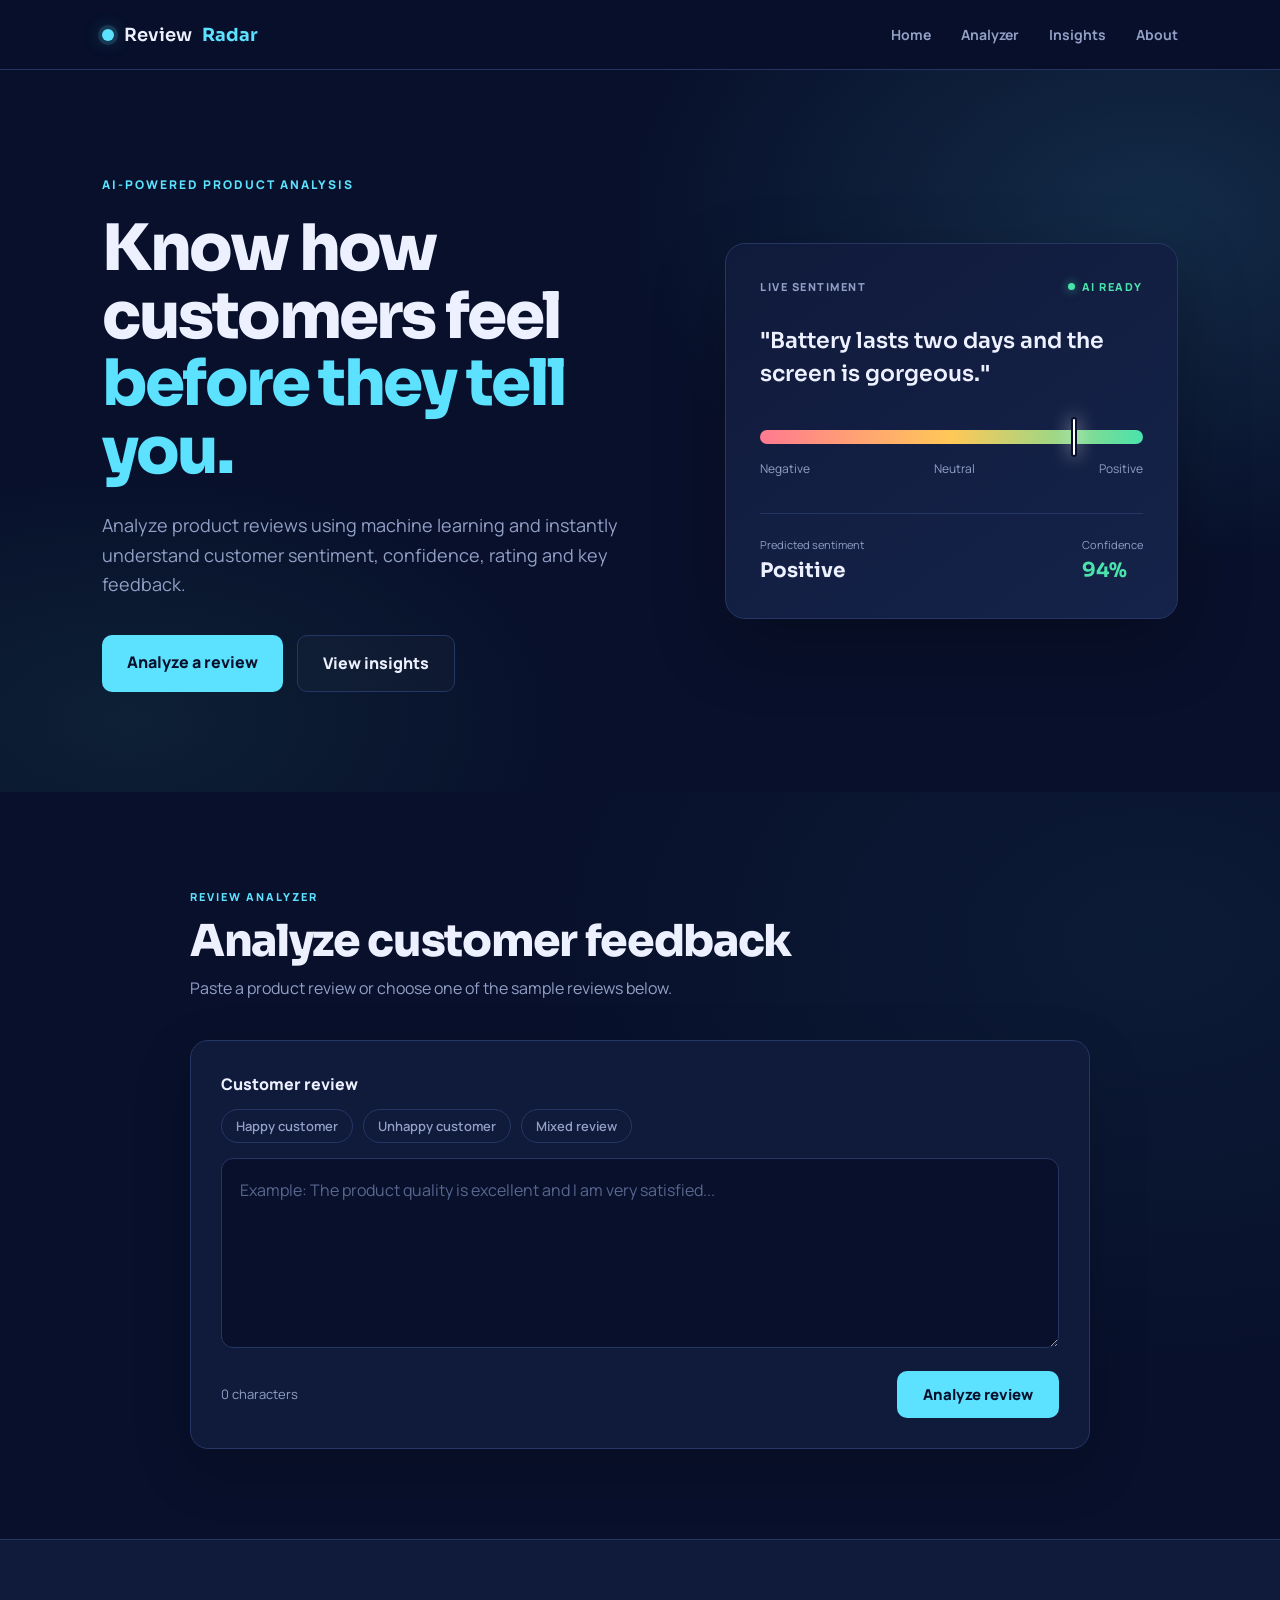
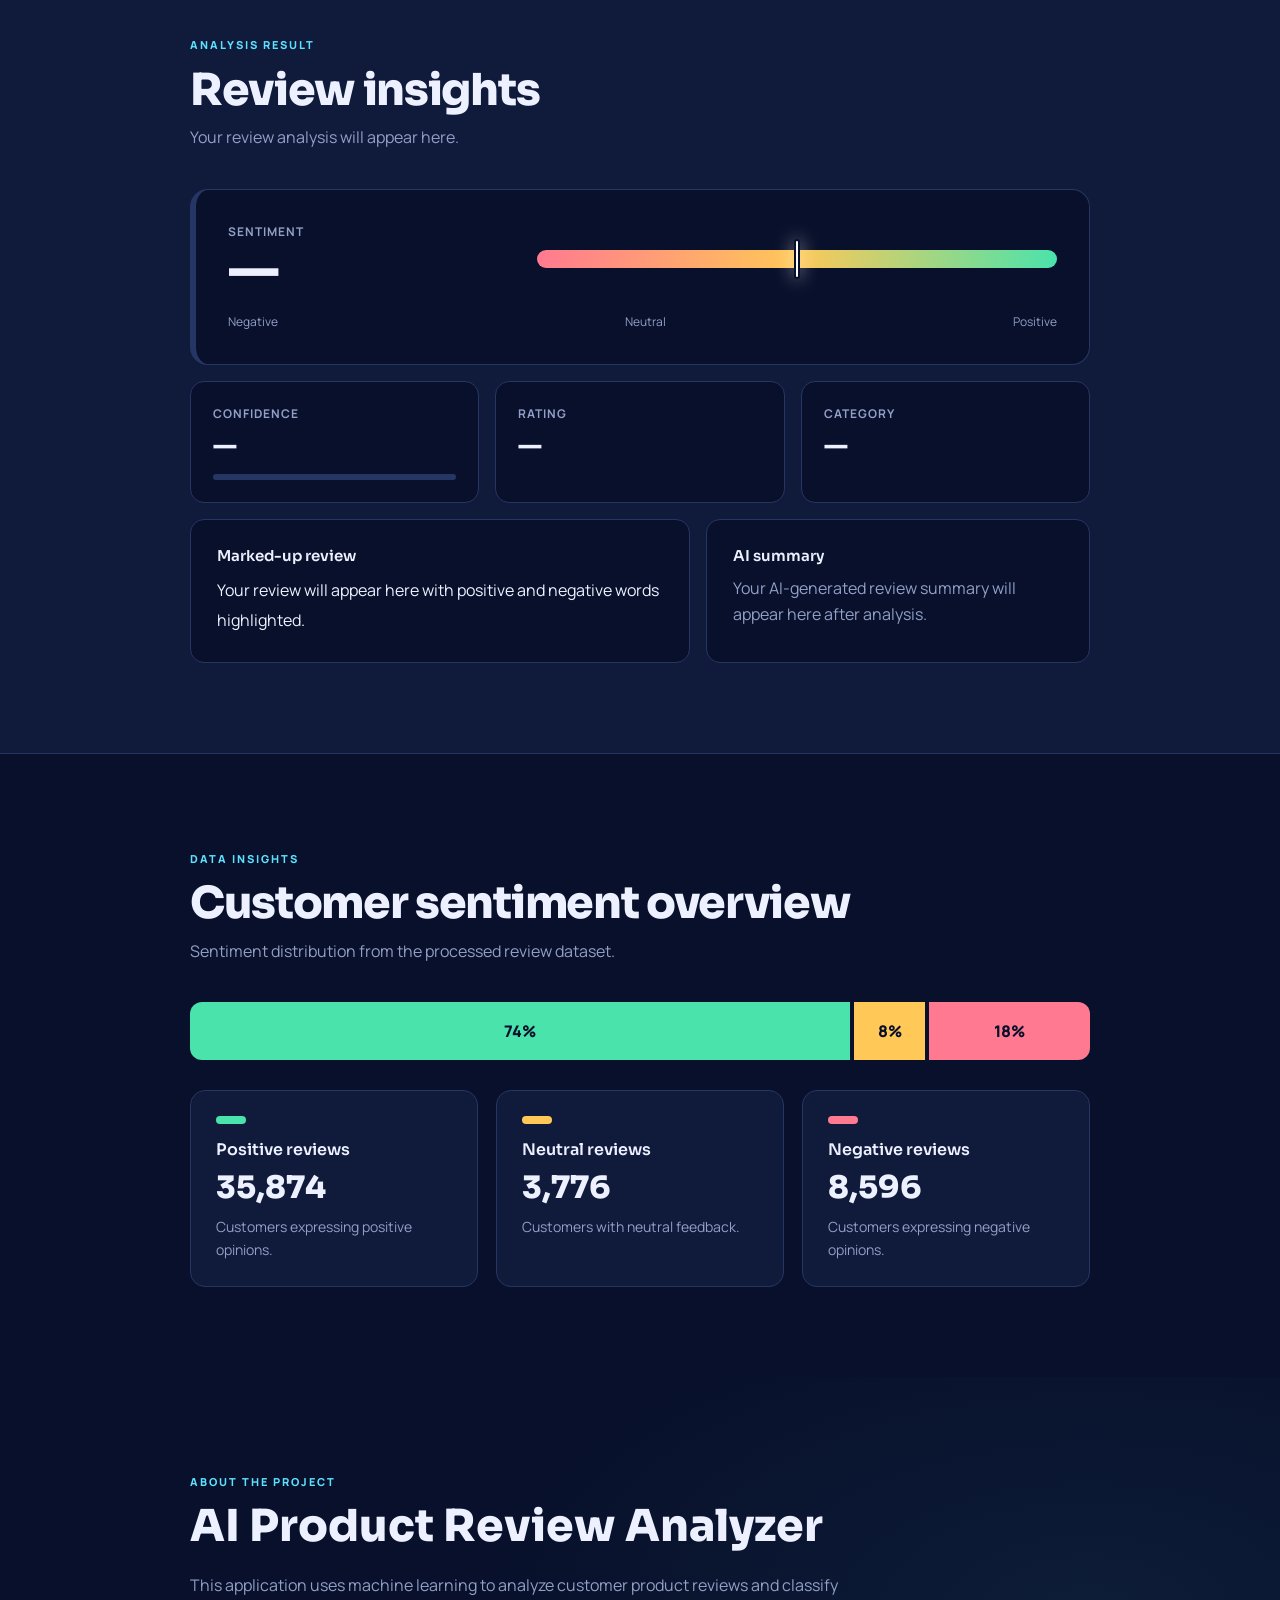
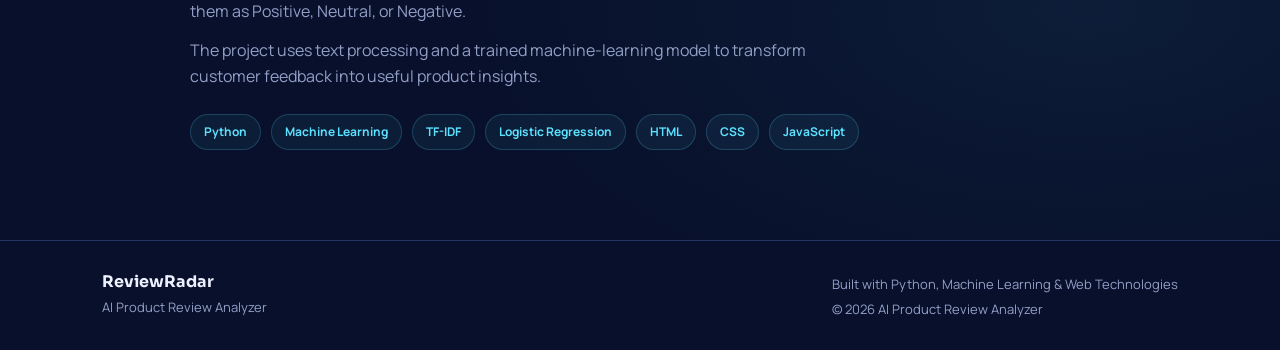
<file: index.html>
<!DOCTYPE html>
<html lang="en">
<head>
    <meta charset="UTF-8">
    <meta name="viewport" content="width=device-width, initial-scale=1.0">

    <title>AI Product Review Analyzer | ReviewRadar</title>

    <link rel="preconnect" href="https://fonts.googleapis.com">
    <link rel="preconnect" href="https://fonts.gstatic.com" crossorigin>
    <link href="https://fonts.googleapis.com/css2?family=Manrope:wght@400;500;600;700;800&family=Sora:wght@600;700;800&display=swap" rel="stylesheet">

    <link rel="stylesheet" href="style.css">
</head>

<body>

    <!-- NAVIGATION -->
    <header class="navbar">

        <a class="logo" href="#home">
            <i class="dot"></i>
            Review<b>Radar</b>
        </a>

        <nav>
            <a href="#home">Home</a>
            <a href="#analyzer">Analyzer</a>
            <a href="#insights">Insights</a>
            <a href="#about">About</a>
        </nav>

    </header>


    <!-- HERO -->
    <section class="hero" id="home">

        <div class="hero-text">

            <div class="eyebrow">
                AI-POWERED PRODUCT ANALYSIS
            </div>

            <h1>
                Know how customers feel
                <span>before they tell you.</span>
            </h1>

            <p>
                Analyze product reviews using machine learning and
                instantly understand customer sentiment, confidence,
                rating and key feedback.
            </p>

            <div class="hero-actions">

                <a href="#analyzer" class="hero-button">
                    Analyze a review
                </a>

                <a href="#insights" class="secondary-button">
                    View insights
                </a>

            </div>

        </div>


        <div class="scope">

            <div class="scope-header">
                <span>LIVE SENTIMENT</span>
                <span class="status">
                    <i></i> AI READY
                </span>
            </div>

            <p class="scope-quote">
                "Battery lasts two days and the screen is gorgeous."
            </p>

            <div class="spectrum">
                <span class="needle" style="--at:82"></span>
            </div>

            <div class="spectrum-scale">
                <span>Negative</span>
                <span>Neutral</span>
                <span>Positive</span>
            </div>

            <div class="demo-result">

                <div>
                    <small>Predicted sentiment</small>
                    <strong>Positive</strong>
                </div>

                <div class="demo-confidence">
                    <small>Confidence</small>
                    <strong>94%</strong>
                </div>

            </div>

        </div>

    </section>


    <!-- ANALYZER -->
    <section class="analyzer-section" id="analyzer">

        <div class="section-heading">

            <span class="section-tag">
                REVIEW ANALYZER
            </span>

            <h2>
                Analyze customer feedback
            </h2>

            <p>
                Paste a product review or choose one of the
                sample reviews below.
            </p>

        </div>


        <div class="analyzer-card">

            <label for="reviewInput">
                Customer review
            </label>

            <div class="samples">

                <button type="button"
                        class="chip"
                        data-text="The product quality is excellent and I am very satisfied. Fast delivery and great value for the price.">
                    Happy customer
                </button>

                <button type="button"
                        class="chip"
                        data-text="Terrible experience. The screen cracked in a week, the battery is awful and support ignored my emails.">
                    Unhappy customer
                </button>

                <button type="button"
                        class="chip"
                        data-text="The camera is great but the battery is disappointing. Delivery was fine.">
                    Mixed review
                </button>

            </div>


            <textarea
                id="reviewInput"
                placeholder="Example: The product quality is excellent and I am very satisfied..."
                maxlength="2000"
            ></textarea>


            <div class="input-footer">

                <span id="characterCount">
                    0 characters
                </span>

                <span id="formHint" role="status"></span>

                <button id="analyzeButton">
                    Analyze review
                </button>

            </div>

        </div>

    </section>


    <!-- RESULTS -->
    <section class="results-section" id="results">

        <div class="section-heading">

            <span class="section-tag">
                ANALYSIS RESULT
            </span>

            <h2>
                Review insights
            </h2>

            <p>
                Your review analysis will appear here.
            </p>

        </div>


        <!-- SENTIMENT -->
        <div class="verdict" id="verdictCard" data-tone="none">

            <div class="verdict-top">

                <div>

                    <p class="label">
                        SENTIMENT
                    </p>

                    <h3 id="sentimentResult">
                        —
                    </h3>

                </div>


                <div class="spectrum big">

                    <span
                        class="needle"
                        id="needle"
                        style="--at:50">
                    </span>

                </div>

            </div>


            <div class="spectrum-scale">
                <span>Negative</span>
                <span>Neutral</span>
                <span>Positive</span>
            </div>

        </div>


        <!-- STATISTICS -->
        <div class="stats">

            <div class="stat">

                <p class="label">
                    CONFIDENCE
                </p>

                <strong id="confidenceResult">
                    —
                </strong>

                <div class="bar">
                    <span
                        id="confidenceBar"
                        style="width:0%">
                    </span>
                </div>

            </div>


            <div class="stat">

                <p class="label">
                    RATING
                </p>

                <strong id="ratingResult">
                    —
                </strong>

            </div>


            <div class="stat">

                <p class="label">
                    CATEGORY
                </p>

                <strong id="categoryResult">
                    —
                </strong>

            </div>

        </div>


        <!-- REVIEW + SUMMARY -->
        <div class="read-grid">

            <div class="panel">

                <h3>
                    Marked-up review
                </h3>

                <p class="marked" id="markedReview">
                    Your review will appear here with positive
                    and negative words highlighted.
                </p>

            </div>


            <div class="panel">

                <h3>
                    AI summary
                </h3>

                <p id="summaryResult">
                    Your AI-generated review summary will appear
                    here after analysis.
                </p>

            </div>

        </div>

    </section>


    <!-- INSIGHTS -->
    <section class="insights-section" id="insights">

        <div class="section-heading">

            <span class="section-tag">
                DATA INSIGHTS
            </span>

            <h2>
                Customer sentiment overview
            </h2>

            <p>
                Sentiment distribution from the processed review dataset.
            </p>

        </div>


        <div class="split-bar">

            <span class="pos" style="width:74%">
                74%
            </span>

            <span class="neu" style="width:8%">
                8%
            </span>

            <span class="neg" style="width:18%">
                18%
            </span>

        </div>


        <div class="insight-grid">

            <div class="insight-card">

                <i class="pos"></i>

                <h3>
                    Positive reviews
                </h3>

                <strong>
                    35,874
                </strong>

                <p>
                    Customers expressing positive opinions.
                </p>

            </div>


            <div class="insight-card">

                <i class="neu"></i>

                <h3>
                    Neutral reviews
                </h3>

                <strong>
                    3,776
                </strong>

                <p>
                    Customers with neutral feedback.
                </p>

            </div>


            <div class="insight-card">

                <i class="neg"></i>

                <h3>
                    Negative reviews
                </h3>

                <strong>
                    8,596
                </strong>

                <p>
                    Customers expressing negative opinions.
                </p>

            </div>

        </div>

    </section>


    <!-- ABOUT -->
    <section class="about-section" id="about">

        <div class="about-content">

            <span class="section-tag">
                ABOUT THE PROJECT
            </span>

            <h2>
                AI Product Review Analyzer
            </h2>

            <p>
                This application uses machine learning to analyze
                customer product reviews and classify them as
                Positive, Neutral, or Negative.
            </p>

            <p>
                The project uses text processing and a trained
                machine-learning model to transform customer
                feedback into useful product insights.
            </p>


            <div class="tech-stack">

                <span>Python</span>
                <span>Machine Learning</span>
                <span>TF-IDF</span>
                <span>Logistic Regression</span>
                <span>HTML</span>
                <span>CSS</span>
                <span>JavaScript</span>

            </div>

        </div>

    </section>


    <!-- FOOTER -->
    <footer>

        <div>
            <strong>ReviewRadar</strong>
            <p>AI Product Review Analyzer</p>
        </div>

        <div>
            <p>Built with Python, Machine Learning & Web Technologies</p>
            <p>© 2026 AI Product Review Analyzer</p>
        </div>

    </footer>


    <script src="script.js"></script>

</body>
</html>
</file>
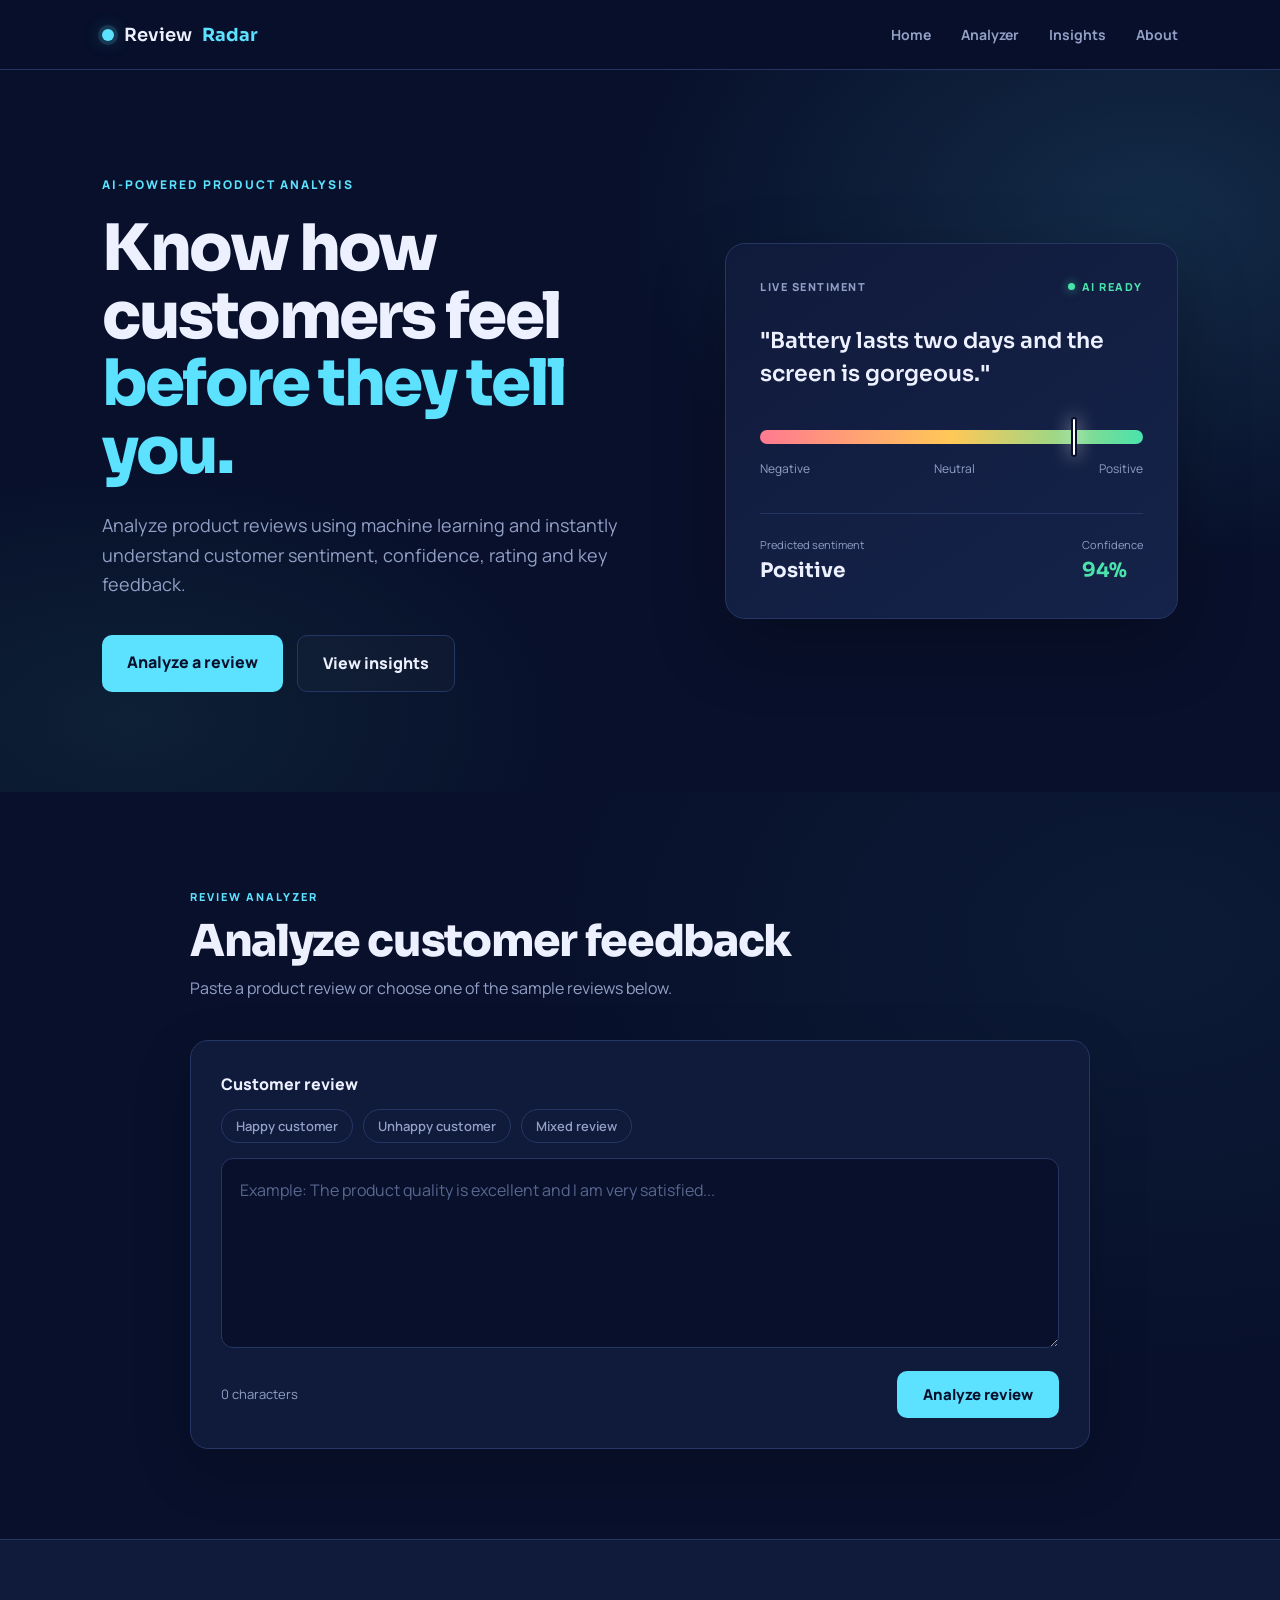
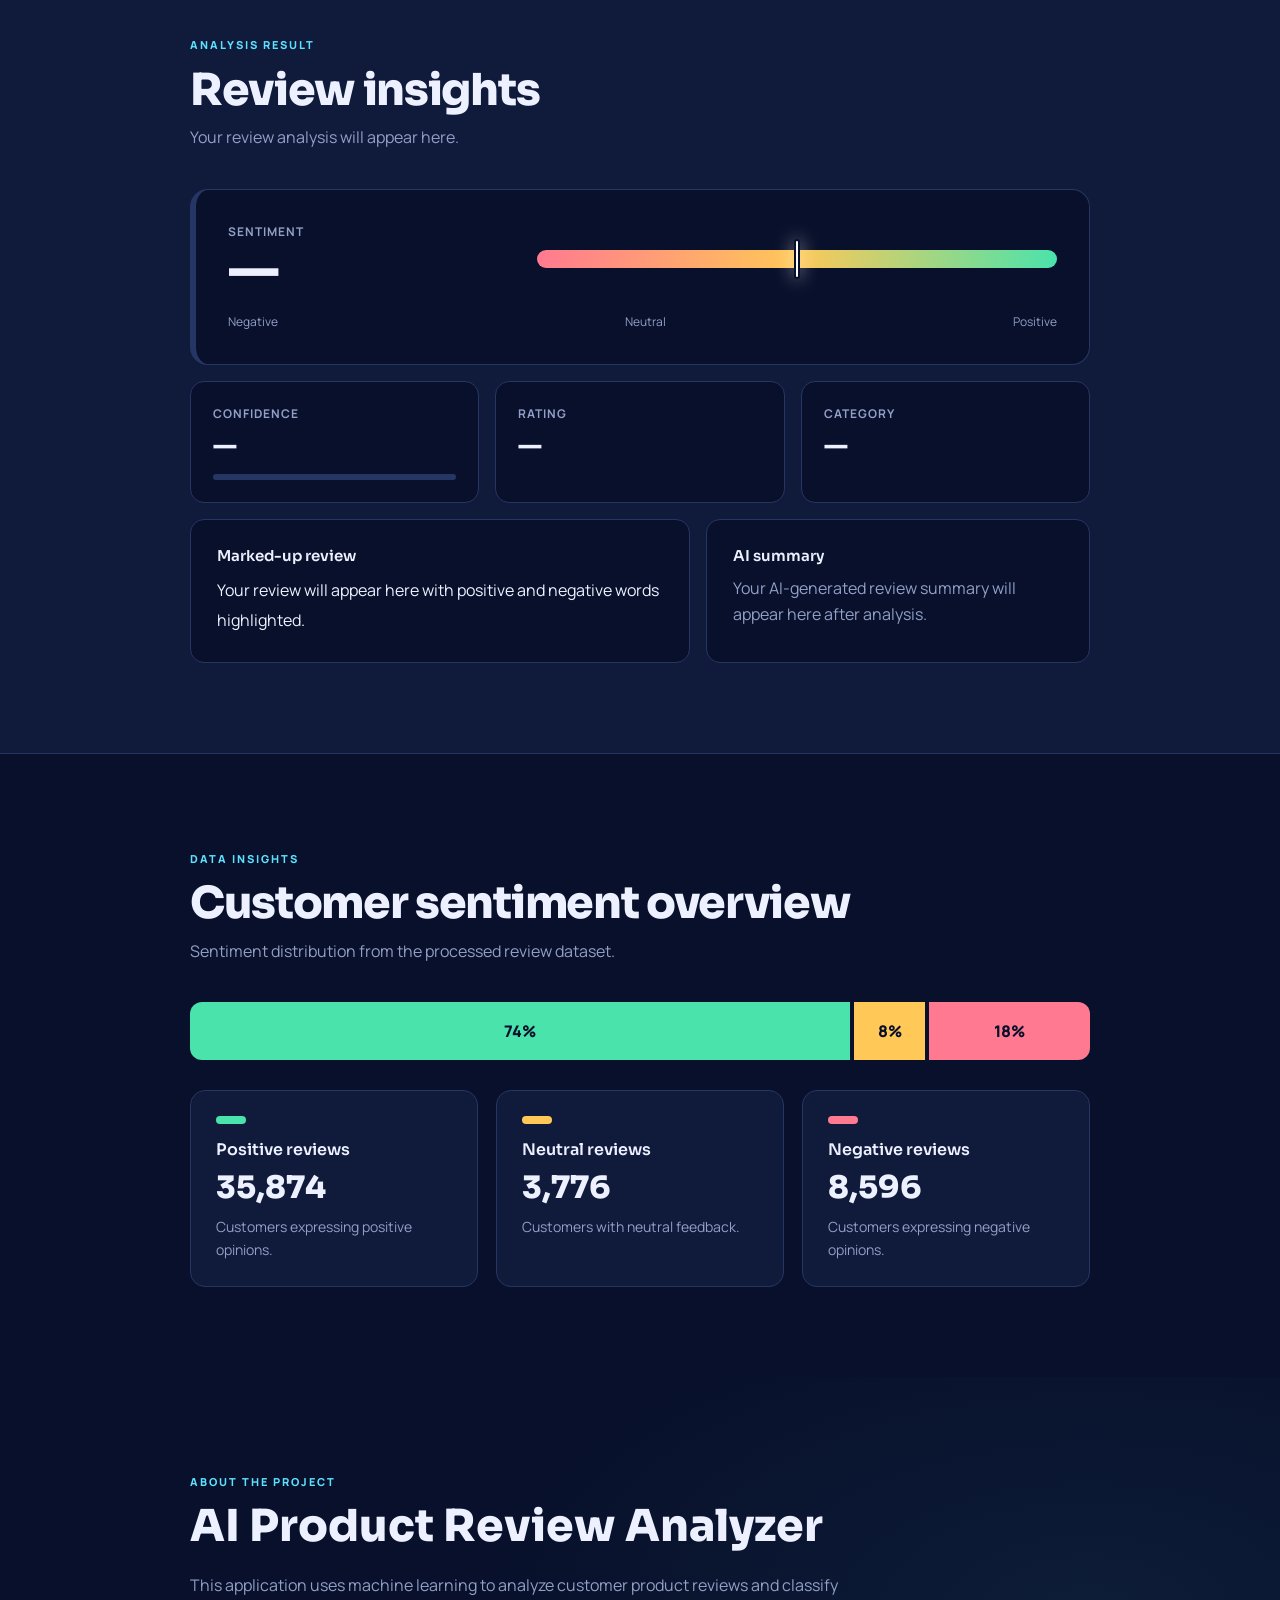
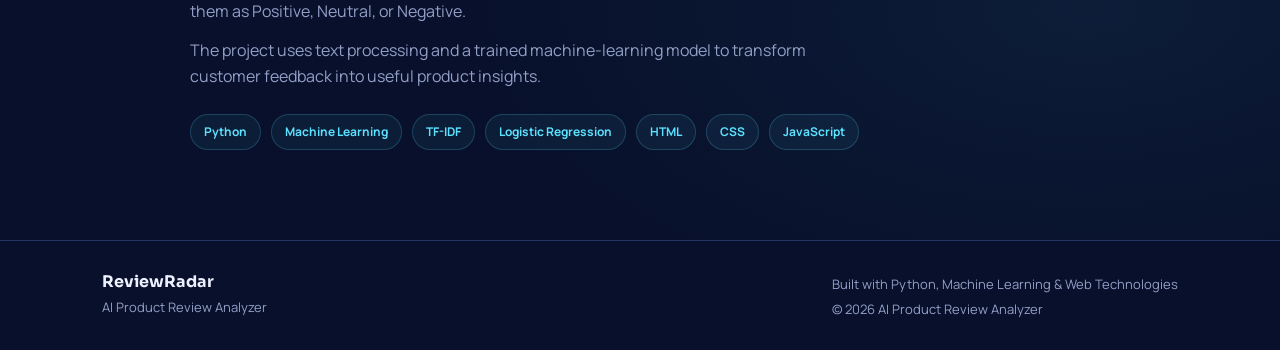
<file: frontend/index.html>
<!DOCTYPE html>
<html lang="en">
<head>
    <meta charset="UTF-8">
    <meta name="viewport" content="width=device-width, initial-scale=1.0">

    <title>AI Product Review Analyzer | ReviewRadar</title>

    <link rel="preconnect" href="https://fonts.googleapis.com">
    <link rel="preconnect" href="https://fonts.gstatic.com" crossorigin>
    <link href="https://fonts.googleapis.com/css2?family=Manrope:wght@400;500;600;700;800&family=Sora:wght@600;700;800&display=swap" rel="stylesheet">

    <link rel="stylesheet" href="style.css">
</head>

<body>

    <!-- NAVIGATION -->
    <header class="navbar">

        <a class="logo" href="#home">
            <i class="dot"></i>
            Review<b>Radar</b>
        </a>

        <nav>
            <a href="#home">Home</a>
            <a href="#analyzer">Analyzer</a>
            <a href="#insights">Insights</a>
            <a href="#about">About</a>
        </nav>

    </header>


    <!-- HERO -->
    <section class="hero" id="home">

        <div class="hero-text">

            <div class="eyebrow">
                AI-POWERED PRODUCT ANALYSIS
            </div>

            <h1>
                Know how customers feel
                <span>before they tell you.</span>
            </h1>

            <p>
                Analyze product reviews using machine learning and
                instantly understand customer sentiment, confidence,
                rating and key feedback.
            </p>

            <div class="hero-actions">

                <a href="#analyzer" class="hero-button">
                    Analyze a review
                </a>

                <a href="#insights" class="secondary-button">
                    View insights
                </a>

            </div>

        </div>


        <div class="scope">

            <div class="scope-header">
                <span>LIVE SENTIMENT</span>
                <span class="status">
                    <i></i> AI READY
                </span>
            </div>

            <p class="scope-quote">
                "Battery lasts two days and the screen is gorgeous."
            </p>

            <div class="spectrum">
                <span class="needle" style="--at:82"></span>
            </div>

            <div class="spectrum-scale">
                <span>Negative</span>
                <span>Neutral</span>
                <span>Positive</span>
            </div>

            <div class="demo-result">

                <div>
                    <small>Predicted sentiment</small>
                    <strong>Positive</strong>
                </div>

                <div class="demo-confidence">
                    <small>Confidence</small>
                    <strong>94%</strong>
                </div>

            </div>

        </div>

    </section>


    <!-- ANALYZER -->
    <section class="analyzer-section" id="analyzer">

        <div class="section-heading">

            <span class="section-tag">
                REVIEW ANALYZER
            </span>

            <h2>
                Analyze customer feedback
            </h2>

            <p>
                Paste a product review or choose one of the
                sample reviews below.
            </p>

        </div>


        <div class="analyzer-card">

            <label for="reviewInput">
                Customer review
            </label>

            <div class="samples">

                <button type="button"
                        class="chip"
                        data-text="The product quality is excellent and I am very satisfied. Fast delivery and great value for the price.">
                    Happy customer
                </button>

                <button type="button"
                        class="chip"
                        data-text="Terrible experience. The screen cracked in a week, the battery is awful and support ignored my emails.">
                    Unhappy customer
                </button>

                <button type="button"
                        class="chip"
                        data-text="The camera is great but the battery is disappointing. Delivery was fine.">
                    Mixed review
                </button>

            </div>


            <textarea
                id="reviewInput"
                placeholder="Example: The product quality is excellent and I am very satisfied..."
                maxlength="2000"
            ></textarea>


            <div class="input-footer">

                <span id="characterCount">
                    0 characters
                </span>

                <span id="formHint" role="status"></span>

                <button id="analyzeButton">
                    Analyze review
                </button>

            </div>

        </div>

    </section>


    <!-- RESULTS -->
    <section class="results-section" id="results">

        <div class="section-heading">

            <span class="section-tag">
                ANALYSIS RESULT
            </span>

            <h2>
                Review insights
            </h2>

            <p>
                Your review analysis will appear here.
            </p>

        </div>


        <!-- SENTIMENT -->
        <div class="verdict" id="verdictCard" data-tone="none">

            <div class="verdict-top">

                <div>

                    <p class="label">
                        SENTIMENT
                    </p>

                    <h3 id="sentimentResult">
                        —
                    </h3>

                </div>


                <div class="spectrum big">

                    <span
                        class="needle"
                        id="needle"
                        style="--at:50">
                    </span>

                </div>

            </div>


            <div class="spectrum-scale">
                <span>Negative</span>
                <span>Neutral</span>
                <span>Positive</span>
            </div>

        </div>


        <!-- STATISTICS -->
        <div class="stats">

            <div class="stat">

                <p class="label">
                    CONFIDENCE
                </p>

                <strong id="confidenceResult">
                    —
                </strong>

                <div class="bar">
                    <span
                        id="confidenceBar"
                        style="width:0%">
                    </span>
                </div>

            </div>


            <div class="stat">

                <p class="label">
                    RATING
                </p>

                <strong id="ratingResult">
                    —
                </strong>

            </div>


            <div class="stat">

                <p class="label">
                    CATEGORY
                </p>

                <strong id="categoryResult">
                    —
                </strong>

            </div>

        </div>


        <!-- REVIEW + SUMMARY -->
        <div class="read-grid">

            <div class="panel">

                <h3>
                    Marked-up review
                </h3>

                <p class="marked" id="markedReview">
                    Your review will appear here with positive
                    and negative words highlighted.
                </p>

            </div>


            <div class="panel">

                <h3>
                    AI summary
                </h3>

                <p id="summaryResult">
                    Your AI-generated review summary will appear
                    here after analysis.
                </p>

            </div>

        </div>

    </section>


    <!-- INSIGHTS -->
    <section class="insights-section" id="insights">

        <div class="section-heading">

            <span class="section-tag">
                DATA INSIGHTS
            </span>

            <h2>
                Customer sentiment overview
            </h2>

            <p>
                Sentiment distribution from the processed review dataset.
            </p>

        </div>


        <div class="split-bar">

            <span class="pos" style="width:74%">
                74%
            </span>

            <span class="neu" style="width:8%">
                8%
            </span>

            <span class="neg" style="width:18%">
                18%
            </span>

        </div>


        <div class="insight-grid">

            <div class="insight-card">

                <i class="pos"></i>

                <h3>
                    Positive reviews
                </h3>

                <strong>
                    35,874
                </strong>

                <p>
                    Customers expressing positive opinions.
                </p>

            </div>


            <div class="insight-card">

                <i class="neu"></i>

                <h3>
                    Neutral reviews
                </h3>

                <strong>
                    3,776
                </strong>

                <p>
                    Customers with neutral feedback.
                </p>

            </div>


            <div class="insight-card">

                <i class="neg"></i>

                <h3>
                    Negative reviews
                </h3>

                <strong>
                    8,596
                </strong>

                <p>
                    Customers expressing negative opinions.
                </p>

            </div>

        </div>

    </section>


    <!-- ABOUT -->
    <section class="about-section" id="about">

        <div class="about-content">

            <span class="section-tag">
                ABOUT THE PROJECT
            </span>

            <h2>
                AI Product Review Analyzer
            </h2>

            <p>
                This application uses machine learning to analyze
                customer product reviews and classify them as
                Positive, Neutral, or Negative.
            </p>

            <p>
                The project uses text processing and a trained
                machine-learning model to transform customer
                feedback into useful product insights.
            </p>


            <div class="tech-stack">

                <span>Python</span>
                <span>Machine Learning</span>
                <span>TF-IDF</span>
                <span>Logistic Regression</span>
                <span>HTML</span>
                <span>CSS</span>
                <span>JavaScript</span>

            </div>

        </div>

    </section>


    <!-- FOOTER -->
    <footer>

        <div>
            <strong>ReviewRadar</strong>
            <p>AI Product Review Analyzer</p>
        </div>

        <div>
            <p>Built with Python, Machine Learning & Web Technologies</p>
            <p>© 2026 AI Product Review Analyzer</p>
        </div>

    </footer>


    <script src="script.js"></script>

</body>
</html>
</file>
<file: style.css>
:root {
    --bg: #08102b;
    --panel: #101a3b;
    --panel-2: #15234a;
    --line: #263664;

    --text: #edf1ff;
    --muted: #929fc6;

    --cyan: #5ce1ff;

    --pos: #4be3ac;
    --neg: #ff7a90;
    --neu: #ffc857;

    --display: "Sora", system-ui, sans-serif;
    --body: "Manrope", system-ui, sans-serif;
}

@property --at {
    syntax: "<number>";
    inherits: true;
    initial-value: 50;
}

* {
    margin: 0;
    padding: 0;
    box-sizing: border-box;
}

html {
    scroll-behavior: smooth;
    scroll-padding-top: 80px;
}

body {
    font-family: var(--body);
    background: var(--bg);
    color: var(--text);
    line-height: 1.65;
}

button,
textarea {
    font-family: inherit;
}

button {
    -webkit-tap-highlight-color: transparent;
}

:focus-visible {
    outline: 3px solid var(--cyan);
    outline-offset: 3px;
}


/* ================================
   NAVIGATION
================================ */

.navbar {
    position: sticky;
    top: 0;
    z-index: 100;

    height: 70px;
    padding: 0 8%;

    display: flex;
    align-items: center;
    justify-content: space-between;

    background: rgba(8, 16, 43, 0.92);
    backdrop-filter: blur(14px);

    border-bottom: 1px solid var(--line);
}

.logo {
    display: flex;
    align-items: center;
    gap: 10px;

    text-decoration: none;
    color: var(--text);

    font: 600 18px var(--display);
}

.logo b {
    color: var(--cyan);
}

.dot {
    width: 12px;
    height: 12px;

    border-radius: 50%;

    background: var(--cyan);

    box-shadow:
        0 0 0 4px rgba(92, 225, 255, 0.15),
        0 0 18px rgba(92, 225, 255, 0.4);
}

.navbar nav {
    display: flex;
    gap: 30px;
}

.navbar nav a {
    color: var(--muted);

    text-decoration: none;

    font-size: 14px;
    font-weight: 700;

    transition: 0.2s;
}

.navbar nav a:hover {
    color: var(--cyan);
}


/* ================================
   HERO
================================ */

.hero {
    min-height: 680px;

    display: grid;
    grid-template-columns: 1.1fr 0.9fr;

    align-items: center;

    gap: 70px;

    padding: 100px 8%;

    background:
        radial-gradient(
            60% 70% at 90% 20%,
            rgba(92, 225, 255, 0.13),
            transparent 70%
        ),
        radial-gradient(
            50% 50% at 10% 90%,
            rgba(75, 227, 172, 0.08),
            transparent 70%
        );
}

.eyebrow {
    display: inline-block;

    margin-bottom: 20px;

    color: var(--cyan);

    font-size: 12px;
    font-weight: 800;

    letter-spacing: 2px;
}

.hero h1 {
    max-width: 760px;

    font:
        800 clamp(40px, 5vw, 68px) / 1.06
        var(--display);

    letter-spacing: -0.04em;

    margin-bottom: 25px;
}

.hero h1 span {
    color: var(--cyan);
}

.hero-text > p {
    max-width: 620px;

    color: var(--muted);

    font-size: 18px;
}

.hero-actions {
    display: flex;
    flex-wrap: wrap;

    gap: 14px;

    margin-top: 35px;
}

.hero-button,
.secondary-button {
    display: inline-block;

    padding: 14px 25px;

    border-radius: 10px;

    text-decoration: none;

    font-weight: 800;

    transition:
        transform 0.2s,
        box-shadow 0.2s,
        background 0.2s;
}

.hero-button {
    color: var(--bg);
    background: var(--cyan);
}

.hero-button:hover {
    transform: translateY(-2px);

    box-shadow:
        0 10px 30px
        rgba(92, 225, 255, 0.25);
}

.secondary-button {
    color: var(--text);

    border: 1px solid var(--line);

    background: rgba(255, 255, 255, 0.02);
}

.secondary-button:hover {
    border-color: var(--cyan);
    color: var(--cyan);
}


/* ================================
   SENTIMENT SCOPE
================================ */

.scope {
    padding: 34px;

    background:
        linear-gradient(
            145deg,
            var(--panel),
            var(--panel-2)
        );

    border: 1px solid var(--line);

    border-radius: 20px;

    box-shadow:
        0 25px 70px
        rgba(0, 0, 0, 0.25);
}

.scope-header {
    display: flex;
    justify-content: space-between;
    align-items: center;

    margin-bottom: 28px;

    color: var(--muted);

    font-size: 11px;
    font-weight: 800;

    letter-spacing: 1.5px;
}

.status {
    display: flex;
    align-items: center;
    gap: 7px;

    color: var(--pos);
}

.status i {
    width: 7px;
    height: 7px;

    border-radius: 50%;

    background: var(--pos);

    box-shadow:
        0 0 10px
        rgba(75, 227, 172, 0.7);
}

.scope-quote {
    font:
        600 22px / 1.5
        var(--display);

    margin-bottom: 40px;
}

.spectrum {
    position: relative;

    height: 14px;

    border-radius: 999px;

    background:
        linear-gradient(
            90deg,
            var(--neg),
            var(--neu) 50%,
            var(--pos)
        );
}

.spectrum.big {
    height: 18px;

    flex: 1;

    max-width: 520px;
}

.needle {
    position: absolute;

    top: 50%;
    left: calc(var(--at) * 1%);

    width: 6px;
    height: 40px;

    border-radius: 3px;

    background: #ffffff;

    border: 2px solid var(--bg);

    box-shadow:
        0 0 18px
        rgba(255, 255, 255, 0.7);

    transform:
        translate(-50%, -50%);
}

.hero .needle {
    animation:
        swing 1.5s
        cubic-bezier(.3, 1.4, .5, 1)
        0.3s both;
}

@keyframes swing {

    from {
        left: 8%;
    }

    to {
        left: calc(var(--at) * 1%);
    }
}

.verdict .needle {
    transition:
        left 1s
        cubic-bezier(.3, 1.3, .5, 1);
}

.spectrum-scale {
    display: flex;

    justify-content: space-between;

    margin-top: 15px;

    color: var(--muted);

    font-size: 12px;
}

.demo-result {
    display: flex;

    justify-content: space-between;

    gap: 20px;

    margin-top: 35px;

    padding-top: 22px;

    border-top: 1px solid var(--line);
}

.demo-result small {
    display: block;

    color: var(--muted);

    font-size: 11px;

    margin-bottom: 3px;
}

.demo-result strong {
    font:
        700 20px
        var(--display);
}

.demo-confidence strong {
    color: var(--pos);
}


/* ================================
   GENERAL SECTIONS
================================ */

.analyzer-section,
.results-section,
.insights-section,
.about-section {
    padding: 90px 8%;
}

.section-heading {
    max-width: 900px;

    margin:
        0 auto 38px;
}

.section-heading h2 {
    font:
        800 clamp(30px, 3.6vw, 44px) / 1.15
        var(--display);

    letter-spacing: -0.03em;
}

.section-heading p {
    color: var(--muted);

    margin-top: 9px;
}

.section-tag {
    display: inline-block;

    margin-bottom: 10px;

    color: var(--cyan);

    font-size: 11px;

    font-weight: 800;

    letter-spacing: 2px;
}


/* ================================
   ANALYZER
================================ */

.analyzer-section {
    background:
        radial-gradient(
            50% 60% at 90% 20%,
            rgba(92, 225, 255, 0.05),
            transparent
        );
}

.analyzer-card {
    max-width: 900px;

    margin: auto;

    padding: 30px;

    background: var(--panel);

    border: 1px solid var(--line);

    border-radius: 18px;

    box-shadow:
        0 20px 60px
        rgba(0, 0, 0, 0.16);
}

.analyzer-card label {
    display: block;

    margin-bottom: 12px;

    font-weight: 800;
}

.samples {
    display: flex;

    flex-wrap: wrap;

    gap: 10px;

    margin-bottom: 15px;
}

.chip {
    cursor: pointer;

    padding: 7px 14px;

    border-radius: 999px;

    color: var(--muted);

    background: transparent;

    border: 1px solid var(--line);

    font:
        600 13px
        var(--body);

    transition: 0.2s;
}

.chip:hover {
    color: var(--cyan);

    border-color: var(--cyan);

    background:
        rgba(92, 225, 255, 0.04);
}

textarea {
    width: 100%;

    min-height: 190px;

    resize: vertical;

    padding: 18px;

    color: var(--text);

    background: var(--bg);

    border: 1px solid var(--line);

    border-radius: 12px;

    font:
        400 16px / 1.7
        var(--body);
}

textarea::placeholder {
    color: #59678f;
}

textarea:focus {
    outline: none;

    border-color: var(--cyan);

    box-shadow:
        0 0 0 3px
        rgba(92, 225, 255, 0.12);
}

.input-footer {
    display: flex;

    align-items: center;

    gap: 16px;

    margin-top: 16px;
}

#characterCount {
    color: var(--muted);

    font-size: 13px;
}

#formHint {
    flex: 1;

    color: var(--neg);

    font-size: 13px;

    font-weight: 700;
}

#analyzeButton {
    cursor: pointer;

    padding: 13px 26px;

    color: var(--bg);

    background: var(--cyan);

    border: 0;

    border-radius: 10px;

    font:
        800 15px
        var(--body);

    transition: 0.2s;
}

#analyzeButton:hover:not(:disabled) {
    transform: translateY(-2px);

    box-shadow:
        0 8px 25px
        rgba(92, 225, 255, 0.25);
}

#analyzeButton:disabled {
    opacity: 0.6;

    cursor: wait;
}


/* ================================
   RESULTS
================================ */

.results-section {
    background: var(--panel);

    border-block:
        1px solid var(--line);
}

.verdict,
.stats,
.read-grid {
    max-width: 900px;

    margin-left: auto;
    margin-right: auto;
}

.verdict {
    padding: 32px;

    background: var(--bg);

    border: 1px solid var(--line);

    border-left:
        6px solid var(--line);

    border-radius: 18px;

    transition:
        border-color 0.4s;
}

.verdict[data-tone="pos"] {
    border-left-color: var(--pos);
}

.verdict[data-tone="neg"] {
    border-left-color: var(--neg);
}

.verdict[data-tone="neu"] {
    border-left-color: var(--neu);
}

.verdict-top {
    display: flex;

    align-items: center;

    justify-content: space-between;

    gap: 40px;
}

.verdict h3 {
    font:
        800 clamp(36px, 5vw, 56px) / 1
        var(--display);

    letter-spacing: -0.04em;
}

.label {
    color: var(--muted);

    font-size: 12px;

    font-weight: 700;

    letter-spacing: 1px;
}

.stats {
    display: grid;

    grid-template-columns:
        repeat(3, 1fr);

    gap: 16px;

    margin-top: 16px;
}

.stat {
    padding: 22px;

    background: var(--bg);

    border: 1px solid var(--line);

    border-radius: 14px;
}

.stat strong {
    display: block;

    margin-top: 5px;

    font:
        800 26px
        var(--display);
}

.bar {
    height: 6px;

    margin-top: 12px;

    overflow: hidden;

    border-radius: 5px;

    background: var(--line);
}

.bar span {
    display: block;

    height: 100%;

    background: var(--cyan);

    transition:
        width 1s ease;
}

.read-grid {
    display: grid;

    grid-template-columns:
        1.3fr 1fr;

    gap: 16px;

    margin-top: 16px;
}

.panel {
    padding: 26px;

    background: var(--bg);

    border: 1px solid var(--line);

    border-radius: 14px;
}

.panel h3 {
    margin-bottom: 10px;

    font:
        600 15px
        var(--display);
}

.panel p {
    color: var(--muted);
}

.panel .marked {
    color: var(--text);

    line-height: 1.9;
}

mark {
    color: var(--text);

    padding: 2px 6px;

    border-radius: 6px;
}

mark.pos {
    background:
        rgba(75, 227, 172, 0.18);

    box-shadow:
        inset 0 -2px 0
        var(--pos);
}

mark.neg {
    background:
        rgba(255, 122, 144, 0.18);

    box-shadow:
        inset 0 -2px 0
        var(--neg);
}

.marked.done mark {
    animation:
        pop 0.5s ease-out both;
}

@keyframes pop {

    from {
        opacity: 0;
        transform: translateY(4px);
    }

    to {
        opacity: 1;
        transform: none;
    }
}


/* ================================
   INSIGHTS
================================ */

.insights-section {
    background: var(--bg);
}

.split-bar {
    max-width: 900px;

    height: 58px;

    display: flex;

    gap: 4px;

    margin:
        0 auto 30px;

    overflow: hidden;

    border-radius: 12px;
}

.split-bar span {
    display: grid;

    place-items: center;

    min-width: 42px;

    color: var(--bg);

    font-weight: 800;
}

.split-bar .pos,
i.pos {
    background: var(--pos);
}

.split-bar .neu,
i.neu {
    background: var(--neu);
}

.split-bar .neg,
i.neg {
    background: var(--neg);
}

.insight-grid {
    max-width: 900px;

    margin: auto;

    display: grid;

    grid-template-columns:
        repeat(3, 1fr);

    gap: 18px;
}

.insight-card {
    padding: 25px;

    background: var(--panel);

    border: 1px solid var(--line);

    border-radius: 15px;

    transition: 0.25s;
}

.insight-card:hover {
    transform: translateY(-4px);

    border-color: #3b4c7d;
}

.insight-card i {
    display: block;

    width: 30px;
    height: 8px;

    border-radius: 5px;

    margin-bottom: 15px;
}

.insight-card h3 {
    margin-bottom: 4px;

    font:
        600 16px
        var(--display);
}

.insight-card strong {
    display: block;

    margin: 8px 0;

    font:
        800 31px
        var(--display);
}

.insight-card p {
    color: var(--muted);

    font-size: 14px;
}


/* ================================
   ABOUT
================================ */

.about-section {
    background:
        radial-gradient(
            50% 70% at 85% 50%,
            rgba(92, 225, 255, 0.06),
            transparent
        );
}

.about-content {
    max-width: 900px;

    margin: auto;
}

.about-content h2 {
    font:
        800 clamp(30px, 3.6vw, 44px) / 1.15
        var(--display);

    margin-bottom: 20px;
}

.about-content p {
    max-width: 650px;

    color: var(--muted);

    margin-bottom: 12px;
}

.tech-stack {
    display: flex;

    flex-wrap: wrap;

    gap: 10px;

    margin-top: 25px;
}

.tech-stack span {
    padding: 7px 13px;

    color: var(--cyan);

    background:
        rgba(92, 225, 255, 0.06);

    border:
        1px solid
        rgba(92, 225, 255, 0.2);

    border-radius: 999px;

    font-size: 12px;

    font-weight: 700;
}


/* ================================
   FOOTER
================================ */

footer {
    display: flex;

    justify-content: space-between;

    gap: 25px;

    padding: 30px 8%;

    border-top:
        1px solid var(--line);

    color: var(--muted);

    font-size: 13px;
}

footer strong {
    color: var(--text);

    font:
        700 16px
        var(--display);
}

footer p {
    margin-top: 3px;
}


/* ================================
   RESPONSIVE
================================ */

@media (max-width: 900px) {

    .hero {
        grid-template-columns: 1fr;

        padding:
            75px 6%;

        gap: 45px;
    }

    .stats,
    .read-grid,
    .insight-grid {
        grid-template-columns: 1fr;
    }

    .verdict-top {
        flex-direction: column;

        align-items: stretch;

        gap: 25px;
    }

    .spectrum.big {
        max-width: none;
    }
}


@media (max-width: 600px) {

    .navbar {
        height: auto;

        flex-direction: column;

        gap: 12px;

        padding: 16px 5%;
    }

    .navbar nav {
        gap: 15px;

        flex-wrap: wrap;

        justify-content: center;
    }

    .hero {
        min-height: auto;

        padding:
            65px 5%;
    }

    .hero h1 {
        font-size: 40px;
    }

    .hero-text > p {
        font-size: 16px;
    }

    .scope {
        padding: 25px;
    }

    .analyzer-section,
    .results-section,
    .insights-section,
    .about-section {
        padding:
            65px 5%;
    }

    .analyzer-card {
        padding: 20px;
    }

    .input-footer {
        flex-wrap: wrap;
    }

    #formHint {
        width: 100%;
        order: 2;
    }

    #analyzeButton {
        width: 100%;
        order: 3;
    }

    footer {
        flex-direction: column;

        text-align: center;
    }
}


@media (prefers-reduced-motion: reduce) {

    html {
        scroll-behavior: auto;
    }

    *,
    *::before,
    *::after {
        animation: none !important;
        transition: none !important;
    }
}
</file>
<file: frontend/style.css>
:root {
    --bg: #08102b;
    --panel: #101a3b;
    --panel-2: #15234a;
    --line: #263664;

    --text: #edf1ff;
    --muted: #929fc6;

    --cyan: #5ce1ff;

    --pos: #4be3ac;
    --neg: #ff7a90;
    --neu: #ffc857;

    --display: "Sora", system-ui, sans-serif;
    --body: "Manrope", system-ui, sans-serif;
}

@property --at {
    syntax: "<number>";
    inherits: true;
    initial-value: 50;
}

* {
    margin: 0;
    padding: 0;
    box-sizing: border-box;
}

html {
    scroll-behavior: smooth;
    scroll-padding-top: 80px;
}

body {
    font-family: var(--body);
    background: var(--bg);
    color: var(--text);
    line-height: 1.65;
}

button,
textarea {
    font-family: inherit;
}

button {
    -webkit-tap-highlight-color: transparent;
}

:focus-visible {
    outline: 3px solid var(--cyan);
    outline-offset: 3px;
}


/* ================================
   NAVIGATION
================================ */

.navbar {
    position: sticky;
    top: 0;
    z-index: 100;

    height: 70px;
    padding: 0 8%;

    display: flex;
    align-items: center;
    justify-content: space-between;

    background: rgba(8, 16, 43, 0.92);
    backdrop-filter: blur(14px);

    border-bottom: 1px solid var(--line);
}

.logo {
    display: flex;
    align-items: center;
    gap: 10px;

    text-decoration: none;
    color: var(--text);

    font: 600 18px var(--display);
}

.logo b {
    color: var(--cyan);
}

.dot {
    width: 12px;
    height: 12px;

    border-radius: 50%;

    background: var(--cyan);

    box-shadow:
        0 0 0 4px rgba(92, 225, 255, 0.15),
        0 0 18px rgba(92, 225, 255, 0.4);
}

.navbar nav {
    display: flex;
    gap: 30px;
}

.navbar nav a {
    color: var(--muted);

    text-decoration: none;

    font-size: 14px;
    font-weight: 700;

    transition: 0.2s;
}

.navbar nav a:hover {
    color: var(--cyan);
}


/* ================================
   HERO
================================ */

.hero {
    min-height: 680px;

    display: grid;
    grid-template-columns: 1.1fr 0.9fr;

    align-items: center;

    gap: 70px;

    padding: 100px 8%;

    background:
        radial-gradient(
            60% 70% at 90% 20%,
            rgba(92, 225, 255, 0.13),
            transparent 70%
        ),
        radial-gradient(
            50% 50% at 10% 90%,
            rgba(75, 227, 172, 0.08),
            transparent 70%
        );
}

.eyebrow {
    display: inline-block;

    margin-bottom: 20px;

    color: var(--cyan);

    font-size: 12px;
    font-weight: 800;

    letter-spacing: 2px;
}

.hero h1 {
    max-width: 760px;

    font:
        800 clamp(40px, 5vw, 68px) / 1.06
        var(--display);

    letter-spacing: -0.04em;

    margin-bottom: 25px;
}

.hero h1 span {
    color: var(--cyan);
}

.hero-text > p {
    max-width: 620px;

    color: var(--muted);

    font-size: 18px;
}

.hero-actions {
    display: flex;
    flex-wrap: wrap;

    gap: 14px;

    margin-top: 35px;
}

.hero-button,
.secondary-button {
    display: inline-block;

    padding: 14px 25px;

    border-radius: 10px;

    text-decoration: none;

    font-weight: 800;

    transition:
        transform 0.2s,
        box-shadow 0.2s,
        background 0.2s;
}

.hero-button {
    color: var(--bg);
    background: var(--cyan);
}

.hero-button:hover {
    transform: translateY(-2px);

    box-shadow:
        0 10px 30px
        rgba(92, 225, 255, 0.25);
}

.secondary-button {
    color: var(--text);

    border: 1px solid var(--line);

    background: rgba(255, 255, 255, 0.02);
}

.secondary-button:hover {
    border-color: var(--cyan);
    color: var(--cyan);
}


/* ================================
   SENTIMENT SCOPE
================================ */

.scope {
    padding: 34px;

    background:
        linear-gradient(
            145deg,
            var(--panel),
            var(--panel-2)
        );

    border: 1px solid var(--line);

    border-radius: 20px;

    box-shadow:
        0 25px 70px
        rgba(0, 0, 0, 0.25);
}

.scope-header {
    display: flex;
    justify-content: space-between;
    align-items: center;

    margin-bottom: 28px;

    color: var(--muted);

    font-size: 11px;
    font-weight: 800;

    letter-spacing: 1.5px;
}

.status {
    display: flex;
    align-items: center;
    gap: 7px;

    color: var(--pos);
}

.status i {
    width: 7px;
    height: 7px;

    border-radius: 50%;

    background: var(--pos);

    box-shadow:
        0 0 10px
        rgba(75, 227, 172, 0.7);
}

.scope-quote {
    font:
        600 22px / 1.5
        var(--display);

    margin-bottom: 40px;
}

.spectrum {
    position: relative;

    height: 14px;

    border-radius: 999px;

    background:
        linear-gradient(
            90deg,
            var(--neg),
            var(--neu) 50%,
            var(--pos)
        );
}

.spectrum.big {
    height: 18px;

    flex: 1;

    max-width: 520px;
}

.needle {
    position: absolute;

    top: 50%;
    left: calc(var(--at) * 1%);

    width: 6px;
    height: 40px;

    border-radius: 3px;

    background: #ffffff;

    border: 2px solid var(--bg);

    box-shadow:
        0 0 18px
        rgba(255, 255, 255, 0.7);

    transform:
        translate(-50%, -50%);
}

.hero .needle {
    animation:
        swing 1.5s
        cubic-bezier(.3, 1.4, .5, 1)
        0.3s both;
}

@keyframes swing {

    from {
        left: 8%;
    }

    to {
        left: calc(var(--at) * 1%);
    }
}

.verdict .needle {
    transition:
        left 1s
        cubic-bezier(.3, 1.3, .5, 1);
}

.spectrum-scale {
    display: flex;

    justify-content: space-between;

    margin-top: 15px;

    color: var(--muted);

    font-size: 12px;
}

.demo-result {
    display: flex;

    justify-content: space-between;

    gap: 20px;

    margin-top: 35px;

    padding-top: 22px;

    border-top: 1px solid var(--line);
}

.demo-result small {
    display: block;

    color: var(--muted);

    font-size: 11px;

    margin-bottom: 3px;
}

.demo-result strong {
    font:
        700 20px
        var(--display);
}

.demo-confidence strong {
    color: var(--pos);
}


/* ================================
   GENERAL SECTIONS
================================ */

.analyzer-section,
.results-section,
.insights-section,
.about-section {
    padding: 90px 8%;
}

.section-heading {
    max-width: 900px;

    margin:
        0 auto 38px;
}

.section-heading h2 {
    font:
        800 clamp(30px, 3.6vw, 44px) / 1.15
        var(--display);

    letter-spacing: -0.03em;
}

.section-heading p {
    color: var(--muted);

    margin-top: 9px;
}

.section-tag {
    display: inline-block;

    margin-bottom: 10px;

    color: var(--cyan);

    font-size: 11px;

    font-weight: 800;

    letter-spacing: 2px;
}


/* ================================
   ANALYZER
================================ */

.analyzer-section {
    background:
        radial-gradient(
            50% 60% at 90% 20%,
            rgba(92, 225, 255, 0.05),
            transparent
        );
}

.analyzer-card {
    max-width: 900px;

    margin: auto;

    padding: 30px;

    background: var(--panel);

    border: 1px solid var(--line);

    border-radius: 18px;

    box-shadow:
        0 20px 60px
        rgba(0, 0, 0, 0.16);
}

.analyzer-card label {
    display: block;

    margin-bottom: 12px;

    font-weight: 800;
}

.samples {
    display: flex;

    flex-wrap: wrap;

    gap: 10px;

    margin-bottom: 15px;
}

.chip {
    cursor: pointer;

    padding: 7px 14px;

    border-radius: 999px;

    color: var(--muted);

    background: transparent;

    border: 1px solid var(--line);

    font:
        600 13px
        var(--body);

    transition: 0.2s;
}

.chip:hover {
    color: var(--cyan);

    border-color: var(--cyan);

    background:
        rgba(92, 225, 255, 0.04);
}

textarea {
    width: 100%;

    min-height: 190px;

    resize: vertical;

    padding: 18px;

    color: var(--text);

    background: var(--bg);

    border: 1px solid var(--line);

    border-radius: 12px;

    font:
        400 16px / 1.7
        var(--body);
}

textarea::placeholder {
    color: #59678f;
}

textarea:focus {
    outline: none;

    border-color: var(--cyan);

    box-shadow:
        0 0 0 3px
        rgba(92, 225, 255, 0.12);
}

.input-footer {
    display: flex;

    align-items: center;

    gap: 16px;

    margin-top: 16px;
}

#characterCount {
    color: var(--muted);

    font-size: 13px;
}

#formHint {
    flex: 1;

    color: var(--neg);

    font-size: 13px;

    font-weight: 700;
}

#analyzeButton {
    cursor: pointer;

    padding: 13px 26px;

    color: var(--bg);

    background: var(--cyan);

    border: 0;

    border-radius: 10px;

    font:
        800 15px
        var(--body);

    transition: 0.2s;
}

#analyzeButton:hover:not(:disabled) {
    transform: translateY(-2px);

    box-shadow:
        0 8px 25px
        rgba(92, 225, 255, 0.25);
}

#analyzeButton:disabled {
    opacity: 0.6;

    cursor: wait;
}


/* ================================
   RESULTS
================================ */

.results-section {
    background: var(--panel);

    border-block:
        1px solid var(--line);
}

.verdict,
.stats,
.read-grid {
    max-width: 900px;

    margin-left: auto;
    margin-right: auto;
}

.verdict {
    padding: 32px;

    background: var(--bg);

    border: 1px solid var(--line);

    border-left:
        6px solid var(--line);

    border-radius: 18px;

    transition:
        border-color 0.4s;
}

.verdict[data-tone="pos"] {
    border-left-color: var(--pos);
}

.verdict[data-tone="neg"] {
    border-left-color: var(--neg);
}

.verdict[data-tone="neu"] {
    border-left-color: var(--neu);
}

.verdict-top {
    display: flex;

    align-items: center;

    justify-content: space-between;

    gap: 40px;
}

.verdict h3 {
    font:
        800 clamp(36px, 5vw, 56px) / 1
        var(--display);

    letter-spacing: -0.04em;
}

.label {
    color: var(--muted);

    font-size: 12px;

    font-weight: 700;

    letter-spacing: 1px;
}

.stats {
    display: grid;

    grid-template-columns:
        repeat(3, 1fr);

    gap: 16px;

    margin-top: 16px;
}

.stat {
    padding: 22px;

    background: var(--bg);

    border: 1px solid var(--line);

    border-radius: 14px;
}

.stat strong {
    display: block;

    margin-top: 5px;

    font:
        800 26px
        var(--display);
}

.bar {
    height: 6px;

    margin-top: 12px;

    overflow: hidden;

    border-radius: 5px;

    background: var(--line);
}

.bar span {
    display: block;

    height: 100%;

    background: var(--cyan);

    transition:
        width 1s ease;
}

.read-grid {
    display: grid;

    grid-template-columns:
        1.3fr 1fr;

    gap: 16px;

    margin-top: 16px;
}

.panel {
    padding: 26px;

    background: var(--bg);

    border: 1px solid var(--line);

    border-radius: 14px;
}

.panel h3 {
    margin-bottom: 10px;

    font:
        600 15px
        var(--display);
}

.panel p {
    color: var(--muted);
}

.panel .marked {
    color: var(--text);

    line-height: 1.9;
}

mark {
    color: var(--text);

    padding: 2px 6px;

    border-radius: 6px;
}

mark.pos {
    background:
        rgba(75, 227, 172, 0.18);

    box-shadow:
        inset 0 -2px 0
        var(--pos);
}

mark.neg {
    background:
        rgba(255, 122, 144, 0.18);

    box-shadow:
        inset 0 -2px 0
        var(--neg);
}

.marked.done mark {
    animation:
        pop 0.5s ease-out both;
}

@keyframes pop {

    from {
        opacity: 0;
        transform: translateY(4px);
    }

    to {
        opacity: 1;
        transform: none;
    }
}


/* ================================
   INSIGHTS
================================ */

.insights-section {
    background: var(--bg);
}

.split-bar {
    max-width: 900px;

    height: 58px;

    display: flex;

    gap: 4px;

    margin:
        0 auto 30px;

    overflow: hidden;

    border-radius: 12px;
}

.split-bar span {
    display: grid;

    place-items: center;

    min-width: 42px;

    color: var(--bg);

    font-weight: 800;
}

.split-bar .pos,
i.pos {
    background: var(--pos);
}

.split-bar .neu,
i.neu {
    background: var(--neu);
}

.split-bar .neg,
i.neg {
    background: var(--neg);
}

.insight-grid {
    max-width: 900px;

    margin: auto;

    display: grid;

    grid-template-columns:
        repeat(3, 1fr);

    gap: 18px;
}

.insight-card {
    padding: 25px;

    background: var(--panel);

    border: 1px solid var(--line);

    border-radius: 15px;

    transition: 0.25s;
}

.insight-card:hover {
    transform: translateY(-4px);

    border-color: #3b4c7d;
}

.insight-card i {
    display: block;

    width: 30px;
    height: 8px;

    border-radius: 5px;

    margin-bottom: 15px;
}

.insight-card h3 {
    margin-bottom: 4px;

    font:
        600 16px
        var(--display);
}

.insight-card strong {
    display: block;

    margin: 8px 0;

    font:
        800 31px
        var(--display);
}

.insight-card p {
    color: var(--muted);

    font-size: 14px;
}


/* ================================
   ABOUT
================================ */

.about-section {
    background:
        radial-gradient(
            50% 70% at 85% 50%,
            rgba(92, 225, 255, 0.06),
            transparent
        );
}

.about-content {
    max-width: 900px;

    margin: auto;
}

.about-content h2 {
    font:
        800 clamp(30px, 3.6vw, 44px) / 1.15
        var(--display);

    margin-bottom: 20px;
}

.about-content p {
    max-width: 650px;

    color: var(--muted);

    margin-bottom: 12px;
}

.tech-stack {
    display: flex;

    flex-wrap: wrap;

    gap: 10px;

    margin-top: 25px;
}

.tech-stack span {
    padding: 7px 13px;

    color: var(--cyan);

    background:
        rgba(92, 225, 255, 0.06);

    border:
        1px solid
        rgba(92, 225, 255, 0.2);

    border-radius: 999px;

    font-size: 12px;

    font-weight: 700;
}


/* ================================
   FOOTER
================================ */

footer {
    display: flex;

    justify-content: space-between;

    gap: 25px;

    padding: 30px 8%;

    border-top:
        1px solid var(--line);

    color: var(--muted);

    font-size: 13px;
}

footer strong {
    color: var(--text);

    font:
        700 16px
        var(--display);
}

footer p {
    margin-top: 3px;
}


/* ================================
   RESPONSIVE
================================ */

@media (max-width: 900px) {

    .hero {
        grid-template-columns: 1fr;

        padding:
            75px 6%;

        gap: 45px;
    }

    .stats,
    .read-grid,
    .insight-grid {
        grid-template-columns: 1fr;
    }

    .verdict-top {
        flex-direction: column;

        align-items: stretch;

        gap: 25px;
    }

    .spectrum.big {
        max-width: none;
    }
}


@media (max-width: 600px) {

    .navbar {
        height: auto;

        flex-direction: column;

        gap: 12px;

        padding: 16px 5%;
    }

    .navbar nav {
        gap: 15px;

        flex-wrap: wrap;

        justify-content: center;
    }

    .hero {
        min-height: auto;

        padding:
            65px 5%;
    }

    .hero h1 {
        font-size: 40px;
    }

    .hero-text > p {
        font-size: 16px;
    }

    .scope {
        padding: 25px;
    }

    .analyzer-section,
    .results-section,
    .insights-section,
    .about-section {
        padding:
            65px 5%;
    }

    .analyzer-card {
        padding: 20px;
    }

    .input-footer {
        flex-wrap: wrap;
    }

    #formHint {
        width: 100%;
        order: 2;
    }

    #analyzeButton {
        width: 100%;
        order: 3;
    }

    footer {
        flex-direction: column;

        text-align: center;
    }
}


@media (prefers-reduced-motion: reduce) {

    html {
        scroll-behavior: auto;
    }

    *,
    *::before,
    *::after {
        animation: none !important;
        transition: none !important;
    }
}
</file>
